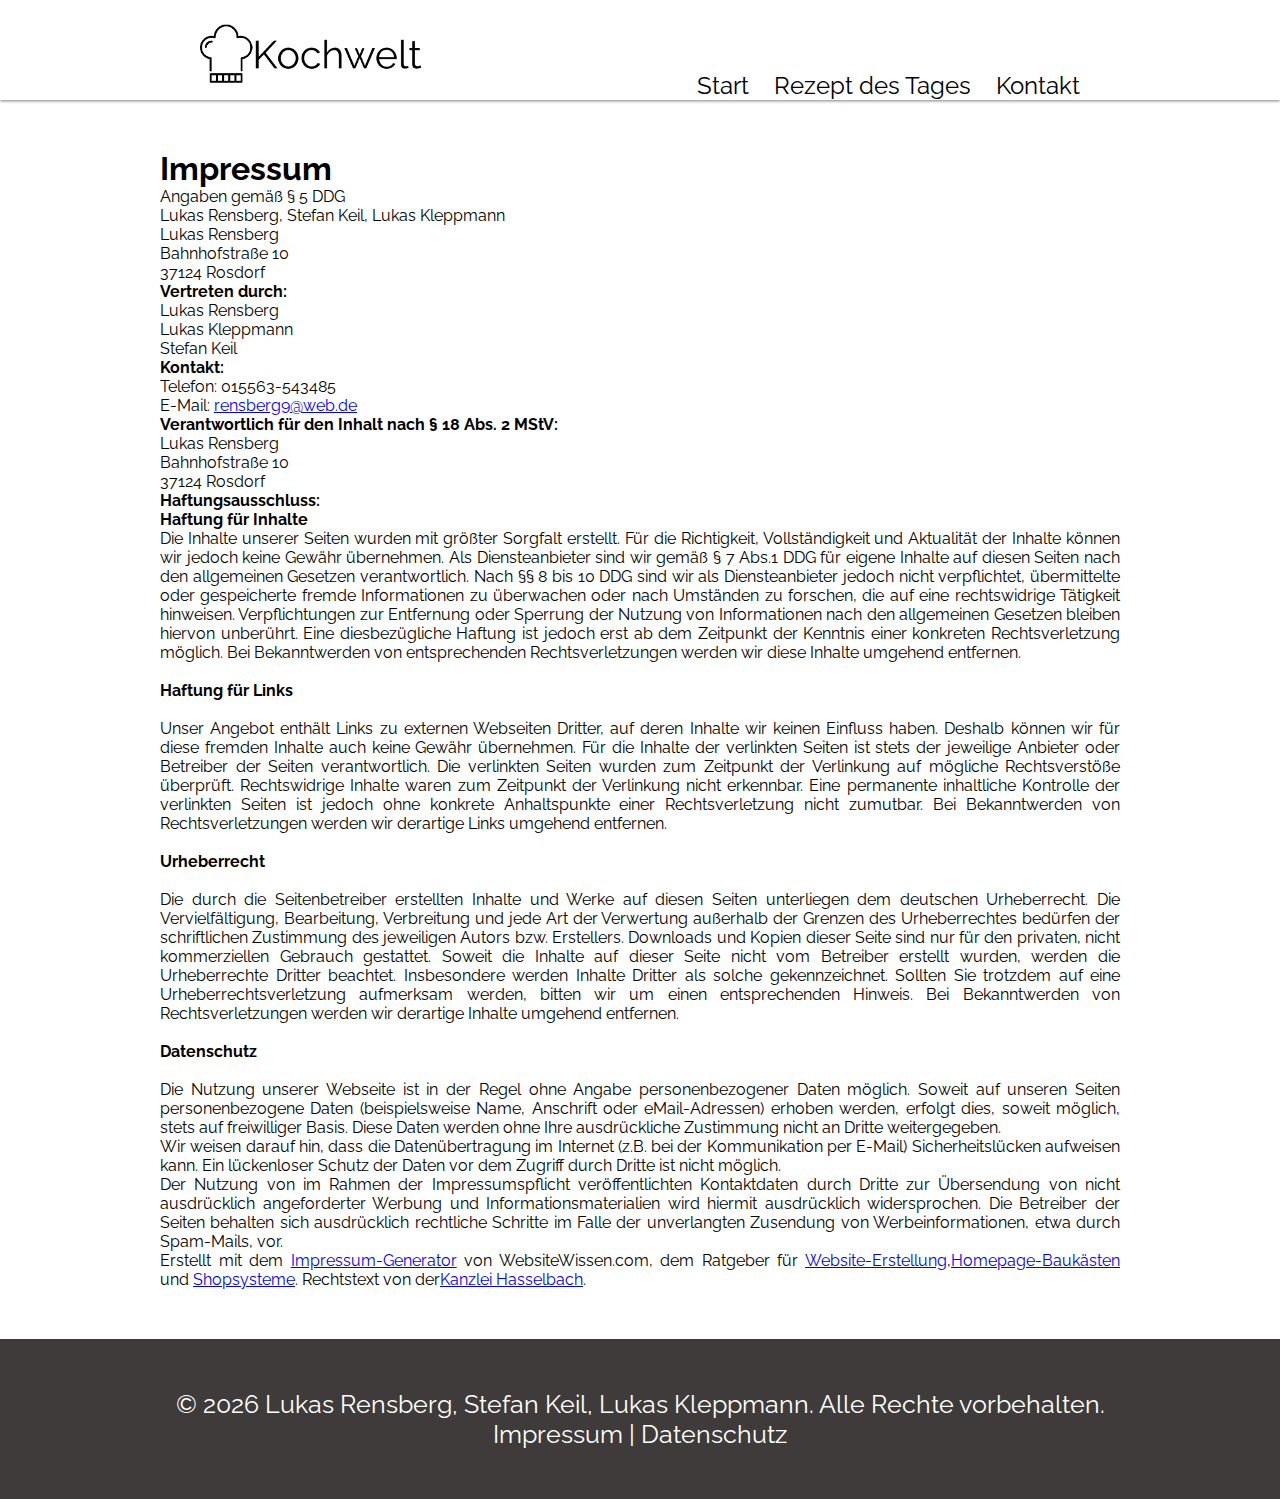
<file: impressum/index.html>
<!DOCTYPE html>
<html lang="en">
  <head>
    <meta charset="UTF-8" />
    <meta name="viewport" content="width=device-width, initial-scale=1.0" />
    <title>Impressum - Kochwelt</title>
    <link rel="stylesheet" href="/assets/css/global.css" />
    <link rel="stylesheet" href="/assets/css/impressum.css" />
  </head>
  <body>
    <section class="section_nav">
      <header class="header">
        <a href="/index.html">
          <img
            class="header_img"
            src="/assets/img/logo.png"
            alt="Kochwelt logo"
          />
        </a>

        <nav class="nav hide_on_mobile">
          <a href="/index.html">Start</a>
          <a onclick="openRecipeOfTheDay()">Rezept des Tages</a>
          <a href="/kontakt/">Kontakt</a>
        </nav>

        <nav class="nav hide_on_desktop">
          <button onclick="toggleMobileNavigation()" class="burger-menu">
            <img
              src="/assets/img/icons/burger-menu.svg"
              alt="Mobile Navigation Menu öffnen"
            />
          </button>
        </nav>
      </header>

      <nav id="mobile-navigation" class="mobile-nav">
        <a href="/index.html">Start</a>
        <a onclick="openRecipeOfTheDay()">Rezept des Tages</a>
        <a href="/kontakt/">Kontakt</a>
      </nav>
    </section>
    <main>
      <h1>Impressum</h1>
      <p>Angaben gemäß § 5 DDG</p>
      <p>
        Lukas Rensberg, Stefan Keil, Lukas Kleppmann<br />
        Lukas Rensberg<br />
        Bahnhofstraße 10<br />
        37124 Rosdorf <br />
      </p>
      <p>
        <strong>Vertreten durch: </strong><br />
        Lukas Rensberg<br />
        Lukas Kleppmann<br />
        Stefan Keil<br />
      </p>
      <p>
        <strong>Kontakt:</strong> <br />
        Telefon: 015563-543485<br />
        E-Mail: <a href="mailto:rensberg9@web.de">rensberg9@web.de</a><br />
      </p>
      <p>
        <strong>Verantwortlich für den Inhalt nach § 18 Abs. 2 MStV:</strong
        ><br />
        Lukas Rensberg <br />
        Bahnhofstraße 10<br />
        37124 Rosdorf <br />
      </p>
      <p>
        <strong>Haftungsausschluss: </strong><br />
        <strong>Haftung für Inhalte</strong><br />
        Die Inhalte unserer Seiten wurden mit größter Sorgfalt erstellt. Für die
        Richtigkeit, Vollständigkeit und Aktualität der Inhalte können wir
        jedoch keine Gewähr übernehmen. Als Diensteanbieter sind wir gemäß § 7
        Abs.1 DDG für eigene Inhalte auf diesen Seiten nach den allgemeinen
        Gesetzen verantwortlich. Nach §§ 8 bis 10 DDG sind wir als
        Diensteanbieter jedoch nicht verpflichtet, übermittelte oder
        gespeicherte fremde Informationen zu überwachen oder nach Umständen zu
        forschen, die auf eine rechtswidrige Tätigkeit hinweisen.
        Verpflichtungen zur Entfernung oder Sperrung der Nutzung von
        Informationen nach den allgemeinen Gesetzen bleiben hiervon unberührt.
        Eine diesbezügliche Haftung ist jedoch erst ab dem Zeitpunkt der
        Kenntnis einer konkreten Rechtsverletzung möglich. Bei Bekanntwerden von
        entsprechenden Rechtsverletzungen werden wir diese Inhalte umgehend
        entfernen.<br /><br /><strong>Haftung für Links</strong><br /><br />
        Unser Angebot enthält Links zu externen Webseiten Dritter, auf deren
        Inhalte wir keinen Einfluss haben. Deshalb können wir für diese fremden
        Inhalte auch keine Gewähr übernehmen. Für die Inhalte der verlinkten
        Seiten ist stets der jeweilige Anbieter oder Betreiber der Seiten
        verantwortlich. Die verlinkten Seiten wurden zum Zeitpunkt der
        Verlinkung auf mögliche Rechtsverstöße überprüft. Rechtswidrige Inhalte
        waren zum Zeitpunkt der Verlinkung nicht erkennbar. Eine permanente
        inhaltliche Kontrolle der verlinkten Seiten ist jedoch ohne konkrete
        Anhaltspunkte einer Rechtsverletzung nicht zumutbar. Bei Bekanntwerden
        von Rechtsverletzungen werden wir derartige Links umgehend entfernen.<br /><br /><strong
          >Urheberrecht</strong
        ><br /><br />
        Die durch die Seitenbetreiber erstellten Inhalte und Werke auf diesen
        Seiten unterliegen dem deutschen Urheberrecht. Die Vervielfältigung,
        Bearbeitung, Verbreitung und jede Art der Verwertung außerhalb der
        Grenzen des Urheberrechtes bedürfen der schriftlichen Zustimmung des
        jeweiligen Autors bzw. Erstellers. Downloads und Kopien dieser Seite
        sind nur für den privaten, nicht kommerziellen Gebrauch gestattet.
        Soweit die Inhalte auf dieser Seite nicht vom Betreiber erstellt wurden,
        werden die Urheberrechte Dritter beachtet. Insbesondere werden Inhalte
        Dritter als solche gekennzeichnet. Sollten Sie trotzdem auf eine
        Urheberrechtsverletzung aufmerksam werden, bitten wir um einen
        entsprechenden Hinweis. Bei Bekanntwerden von Rechtsverletzungen werden
        wir derartige Inhalte umgehend entfernen.<br /><br /><strong
          >Datenschutz</strong
        ><br /><br />
        Die Nutzung unserer Webseite ist in der Regel ohne Angabe
        personenbezogener Daten möglich. Soweit auf unseren Seiten
        personenbezogene Daten (beispielsweise Name, Anschrift oder
        eMail-Adressen) erhoben werden, erfolgt dies, soweit möglich, stets auf
        freiwilliger Basis. Diese Daten werden ohne Ihre ausdrückliche
        Zustimmung nicht an Dritte weitergegeben. <br />
        Wir weisen darauf hin, dass die Datenübertragung im Internet (z.B. bei
        der Kommunikation per E-Mail) Sicherheitslücken aufweisen kann. Ein
        lückenloser Schutz der Daten vor dem Zugriff durch Dritte ist nicht
        möglich. <br />
        Der Nutzung von im Rahmen der Impressumspflicht veröffentlichten
        Kontaktdaten durch Dritte zur Übersendung von nicht ausdrücklich
        angeforderter Werbung und Informationsmaterialien wird hiermit
        ausdrücklich widersprochen. Die Betreiber der Seiten behalten sich
        ausdrücklich rechtliche Schritte im Falle der unverlangten Zusendung von
        Werbeinformationen, etwa durch Spam-Mails, vor.<br />
      </p>
      <p>
        Erstellt mit dem
        <a href="https://impressum-generator.de" rel="dofollow"
          >Impressum-Generator</a
        >
        von WebsiteWissen.com, dem Ratgeber für
        <a href="https://websitewissen.com/website-erstellen" rel="dofollow"
          >Website-Erstellung</a
        >,<a
          href="https://websitewissen.com/homepage-baukasten-vergleich"
          rel="dofollow"
          >Homepage-Baukästen</a
        >
        und
        <a href="https://websitewissen.com/shopsysteme-vergleich" rel="dofollow"
          >Shopsysteme</a
        >. Rechtstext von der<a
          href="https://www.kanzlei-hasselbach.de/"
          rel="dofollow"
          >Kanzlei Hasselbach</a
        >.
      </p>
    </main>
    <footer class="footer">
      <span
        >&copy; <span id="year"></span> Lukas Rensberg, Stefan Keil, Lukas
        Kleppmann. Alle Rechte vorbehalten.
      </span>
      <div class="link-container">
        <a href="/impressum/">Impressum</a> |
        <a href="/datenschutz/">Datenschutz</a>
      </div>
    </footer>
    <script src="/assets/js/global.js"></script>
  </body>
</html>
</file>
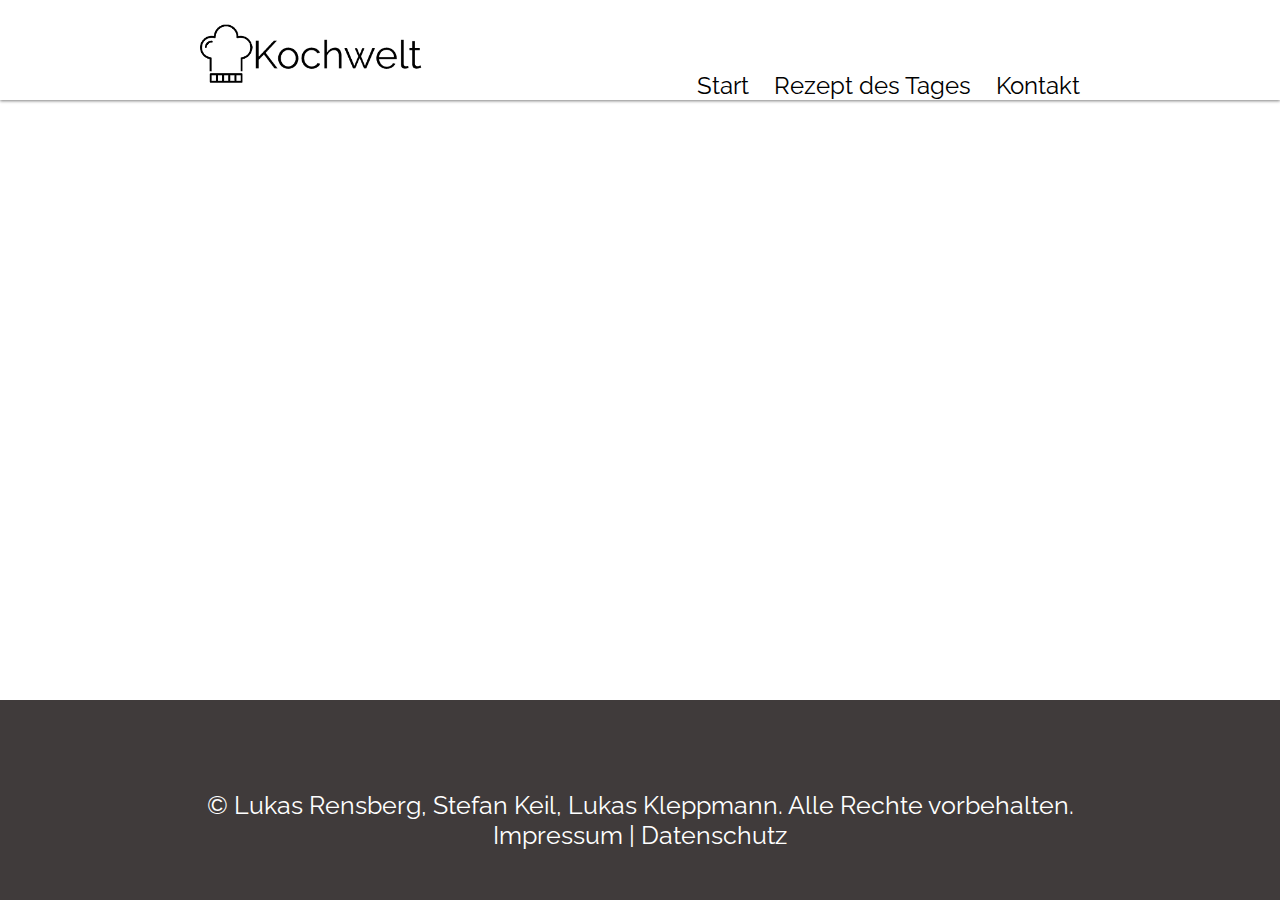
<file: kontakt/index.html>
<!DOCTYPE html>
<html lang="en">
  <head>
    <meta charset="UTF-8" />
    <meta name="viewport" content="width=device-width, initial-scale=1.0" />
    <title>Kontakt - Kochwelt</title>
    <link rel="stylesheet" href="/assets/css/global.css" />
  </head>
  <body>
    <section class="section_nav">
      <header class="header">
        <a href="/index.html">
          <img
            class="header_img"
            src="/assets/img/logo.png"
            alt="Kochwelt logo"
          />
        </a>

        <nav class="nav">
          <a href="/index.html">Start</a>
          <a href="/Menu-des-tages/">Rezept des Tages</a>
          <a href="/kontakt/">Kontakt</a>
        </nav>
      </header>
    </section>
    <main></main>
    <footer class="footer">
      <span
        >&copy; <span id="year"></span> Lukas Rensberg, Stefan Keil, Lukas
        Kleppmann. Alle Rechte vorbehalten.
      </span>
      <div class="link-container">
        <a href="/impressum/">Impressum</a> |
        <a href="/datenschutz/">Datenschutz</a>
      </div>
    </footer>
  </body>
</html>
</file>
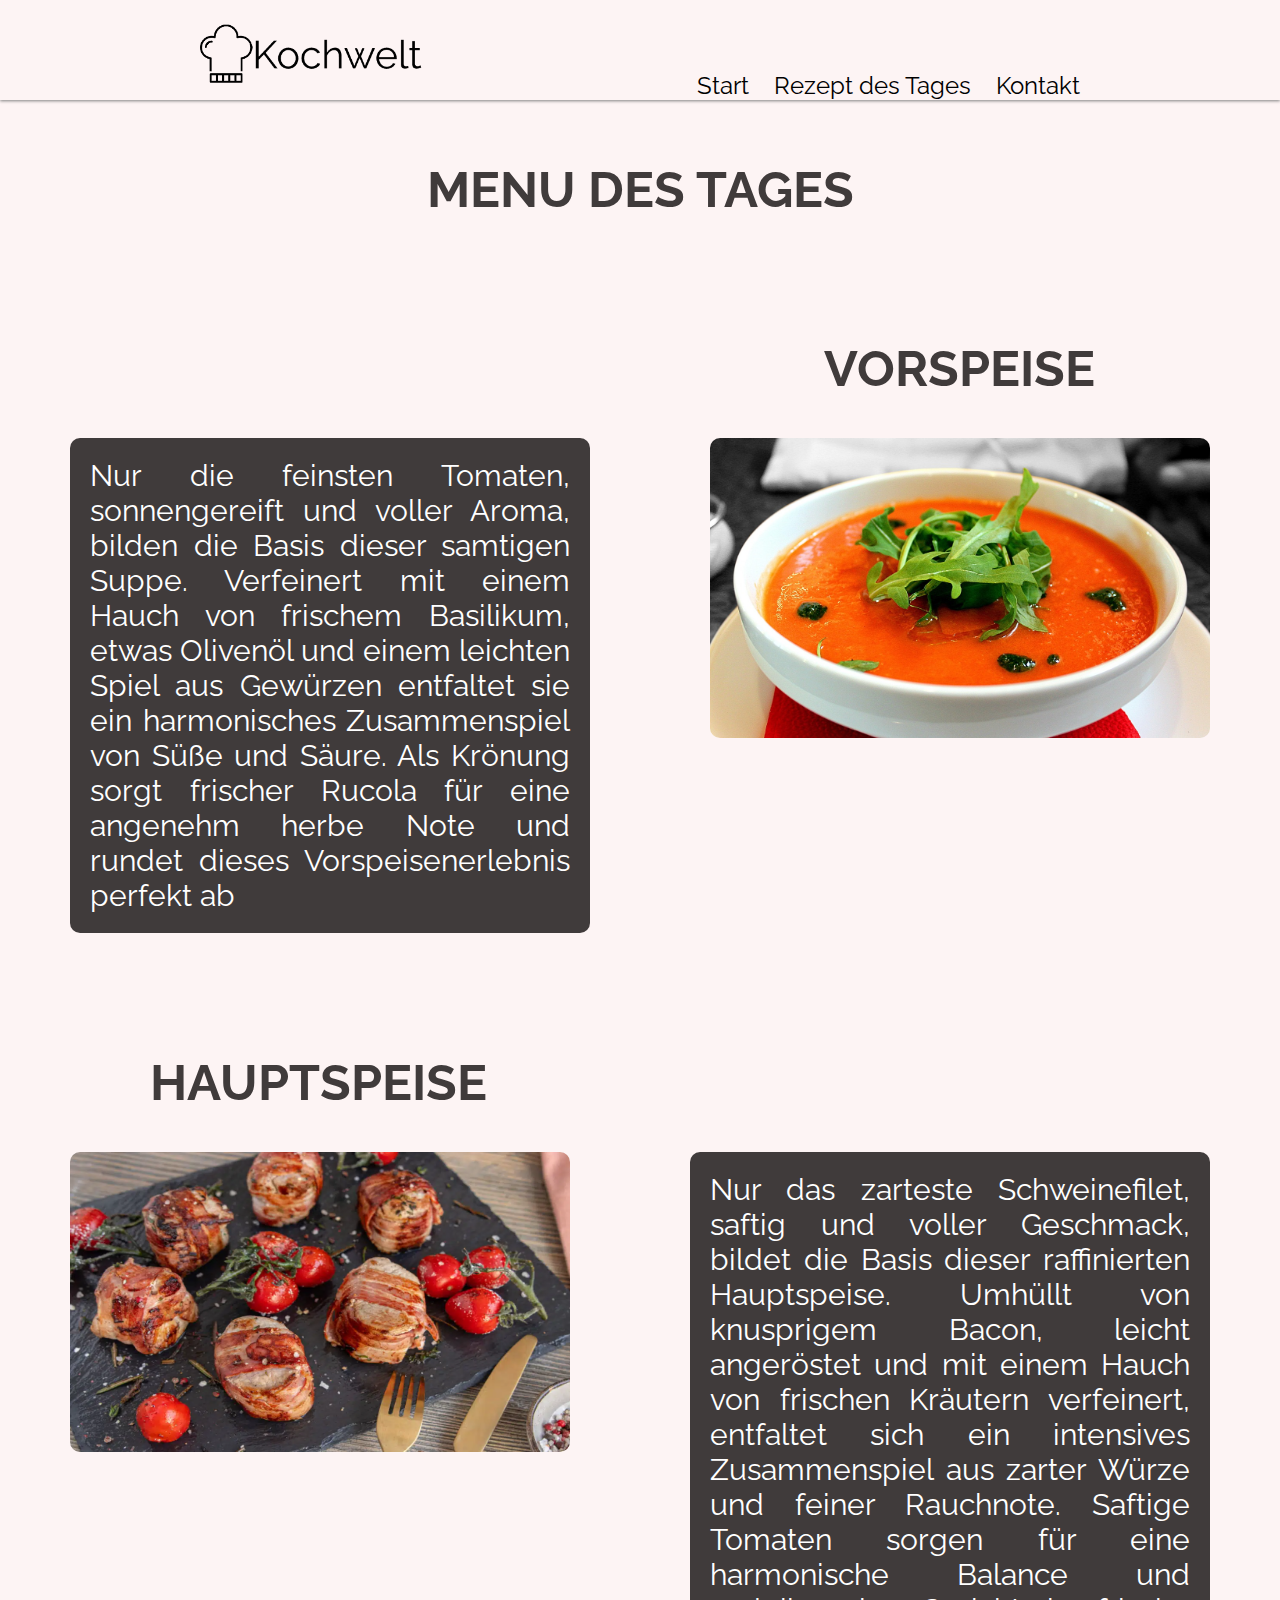
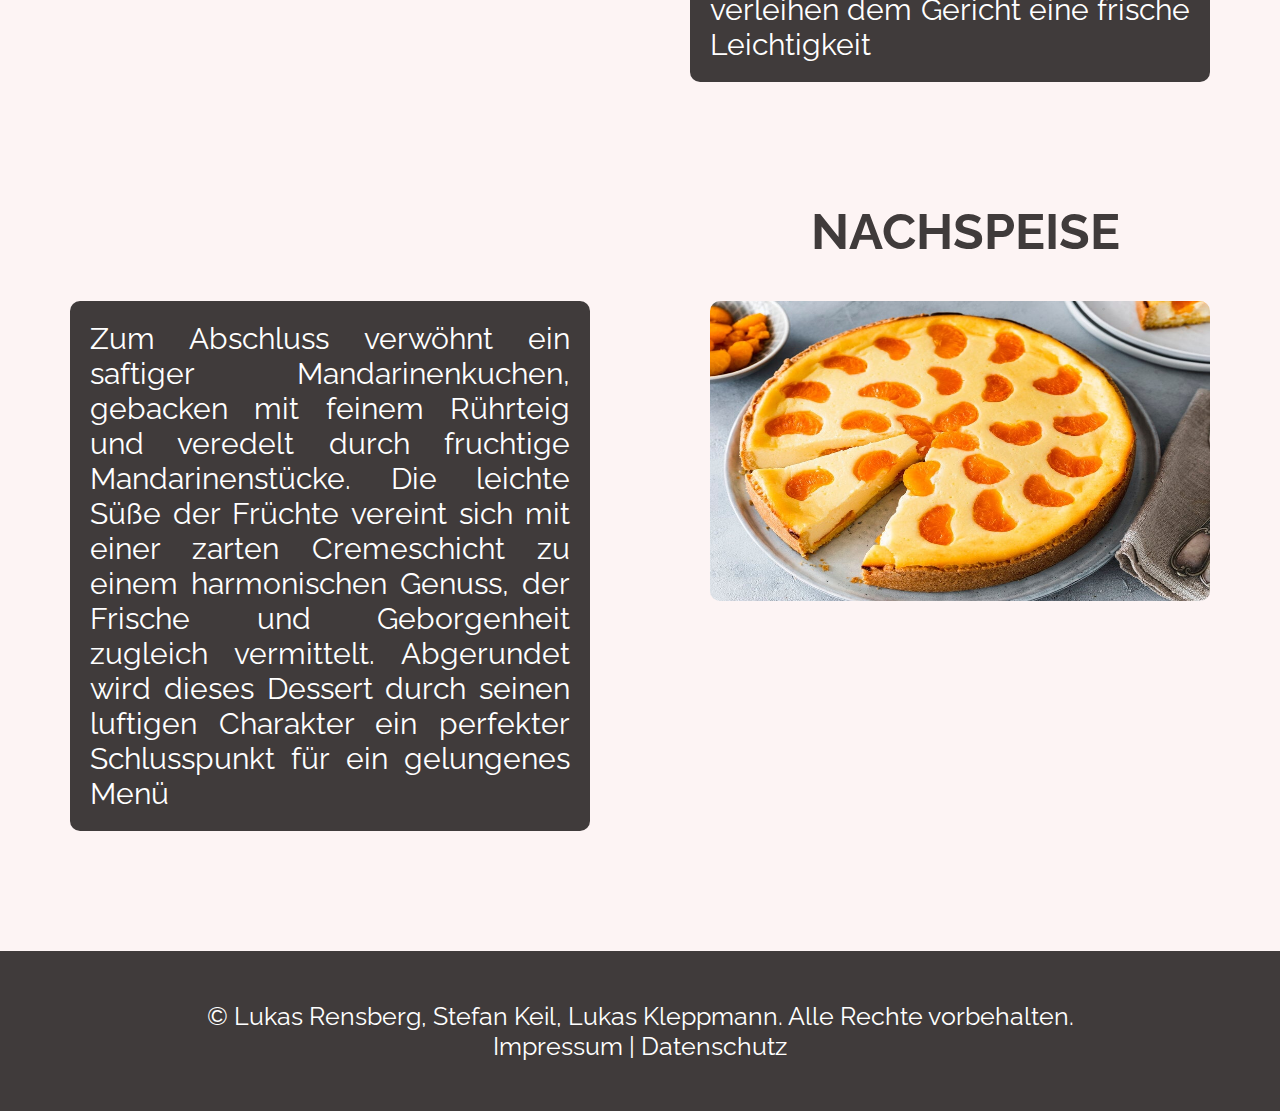
<file: Menu-des-tages/index.html>
<!DOCTYPE html>
<html lang="en">
  <head>
    <meta charset="UTF-8" />
    <meta name="viewport" content="width=device-width, initial-scale=1.0" />
    <title>Menu des Tages - Kochwelt</title>
    <link rel="stylesheet" href="/assets/css/global.css" />
    <link rel="stylesheet" href="/assets/css/menu_des_tages.css" />
  </head>
  <body>
    <section class="section_nav">
      <header class="header">
        <a href="/index.html">
          <img
            class="header_img"
            src="/assets/img/logo.png"
            alt="Kochwelt logo"
          />
        </a>

        <nav class="nav">
          <a href="/index.html">Start</a>
          <a href="/menu-des-tages/">Rezept des Tages</a>
          <a href="/kontakt/">Kontakt</a>
        </nav>
      </header>
    </section>
    <main>
      <section class="gang_container">
        <h2 class="h2">MENU DES TAGES</h2>
      </section>
      <h2 class="appetizer_headline">
        <a href="/rezept-kleppmann/">VORSPEISE</a>
      </h2>
      <div class="appetizer_img_container">
        <a href="/rezept-kleppmann/">
          <img
            class="recipe_img"
            src="/assets/img/tomato_soup.jpg"
            alt="Tomaten Suppe"
          />
        </a>
        <span class="appetizer_span"
          >Nur die feinsten Tomaten, sonnengereift und voller Aroma, bilden die
          Basis dieser samtigen Suppe. Verfeinert mit einem Hauch von frischem
          Basilikum, etwas Olivenöl und einem leichten Spiel aus Gewürzen
          entfaltet sie ein harmonisches Zusammenspiel von Süße und Säure. Als
          Krönung sorgt frischer Rucola für eine angenehm herbe Note und rundet
          dieses Vorspeisenerlebnis perfekt ab
        </span>
      </div>
      <h2 class="main_course_headline">
        <a href="/Rezept-Keil/">HAUPTSPEISE</a>
      </h2>
      <div class="main_course_container">
        <a href="/Rezept-Keil/">
          <img
            class="main_course_img"
            src="/assets/img/Schweinemedaillons1.png"
            alt="Schweinemedaillon"
          />
        </a>
        <span class="main_course_span"
          >Nur das zarteste Schweinefilet, saftig und voller Geschmack, bildet
          die Basis dieser raffinierten Hauptspeise. Umhüllt von knusprigem
          Bacon, leicht angeröstet und mit einem Hauch von frischen Kräutern
          verfeinert, entfaltet sich ein intensives Zusammenspiel aus zarter
          Würze und feiner Rauchnote. Saftige Tomaten sorgen für eine
          harmonische Balance und verleihen dem Gericht eine frische
          Leichtigkeit
        </span>
      </div>
      <h2 class="dessert_headline">
        <a href="/rezept-rensberg/">NACHSPEISE</a>
      </h2>
      <div class="appetizer_img_container">
        <a href="/rezept-rensberg/">
          <img
            class="recipe_img"
            src="/assets/img/mandarinen-kaesekuchen.jpg"
            alt="Tomaten Suppe"
          />
        </a>
        <span class="appetizer_span"
          >Zum Abschluss verwöhnt ein saftiger Mandarinenkuchen, gebacken mit
          feinem Rührteig und veredelt durch fruchtige Mandarinenstücke. Die
          leichte Süße der Früchte vereint sich mit einer zarten Cremeschicht zu
          einem harmonischen Genuss, der Frische und Geborgenheit zugleich
          vermittelt. Abgerundet wird dieses Dessert durch seinen luftigen
          Charakter ein perfekter Schlusspunkt für ein gelungenes Menü
        </span>
      </div>
    </main>
    <footer class="footer">
      <span
        >&copy; <span id="year"></span> Lukas Rensberg, Stefan Keil, Lukas
        Kleppmann. Alle Rechte vorbehalten.
      </span>
      <div class="link-container">
        <a href="/impressum/">Impressum</a> |
        <a href="/datenschutz/">Datenschutz</a>
      </div>
    </footer>
  </body>
</html>
</file>
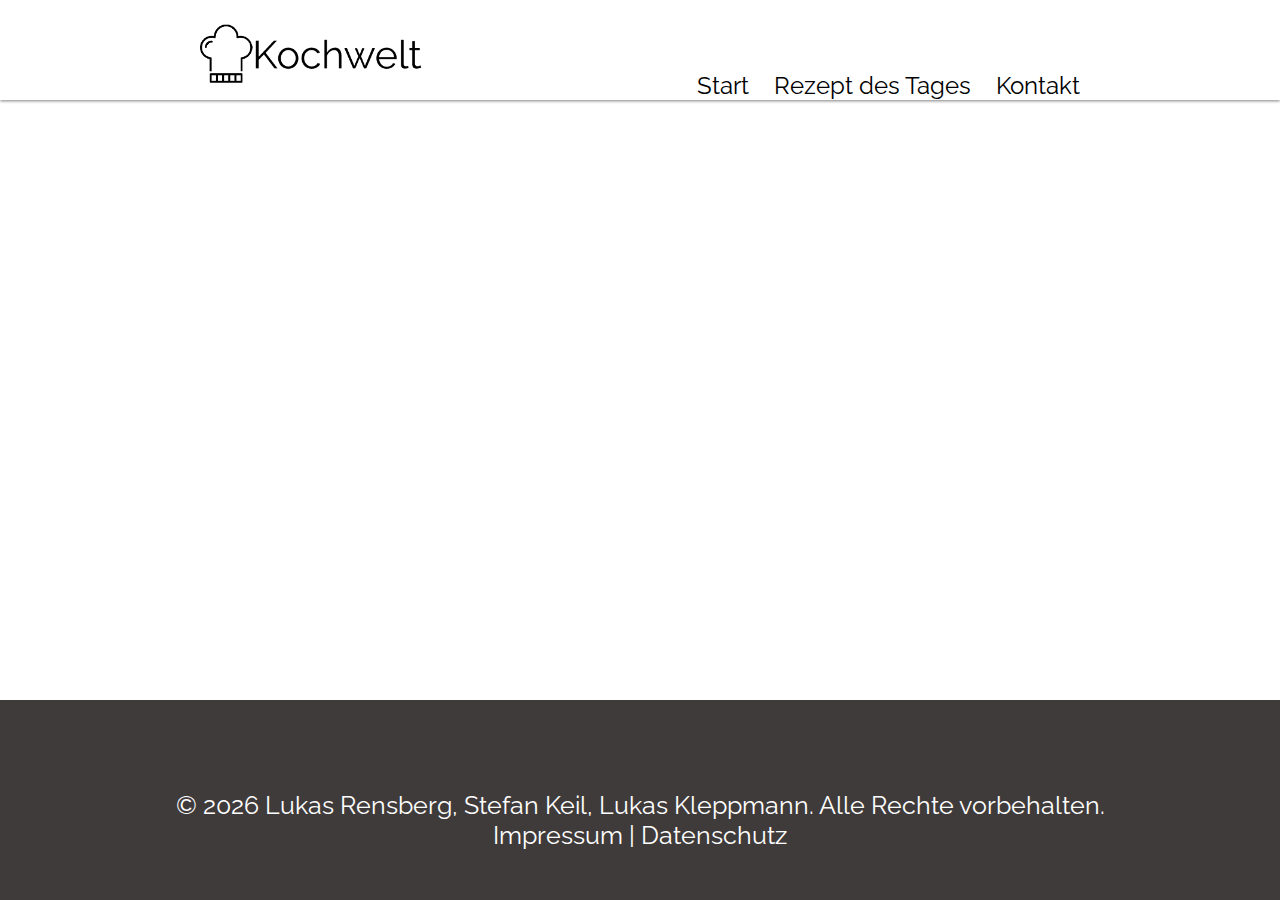
<file: Rezept-Keil/index.html>
<!DOCTYPE html>
<html lang="de">
  <head>
    <meta charset="UTF-8" />
    <meta name="viewport" content="width=device-width, initial-scale=1.0" />
    <title>Rezept Keil - Kochwelt</title>
    <link rel="stylesheet" href="/assets/css/global.css" />
  </head>
  <body>
    <section class="section_nav">
      <header class="header">
        <img
          class="header_img"
          src="/assets/img/logo.png"
          alt="Kochwelt logo"
        />

        <nav class="nav">
          <a href="/index.html">Start</a>
          <a href="/rezept-des-tages/">Rezept des Tages</a>
          <a href="/kontakt/">Kontakt</a>
        </nav>
      </header>
    </section>
    <main></main>

    <footer class="footer">
      <span
        >&copy; <span id="year"></span> Lukas Rensberg, Stefan Keil, Lukas
        Kleppmann. Alle Rechte vorbehalten.
      </span>
      <div class="link-container">
        <a href="/impressum/">Impressum</a> |
        <a href="/datenschutz/">Datenschutz</a>
      </div>
    </footer>
    <script src="/assets/js/global.js"></script>
  </body>
</html>
</file>
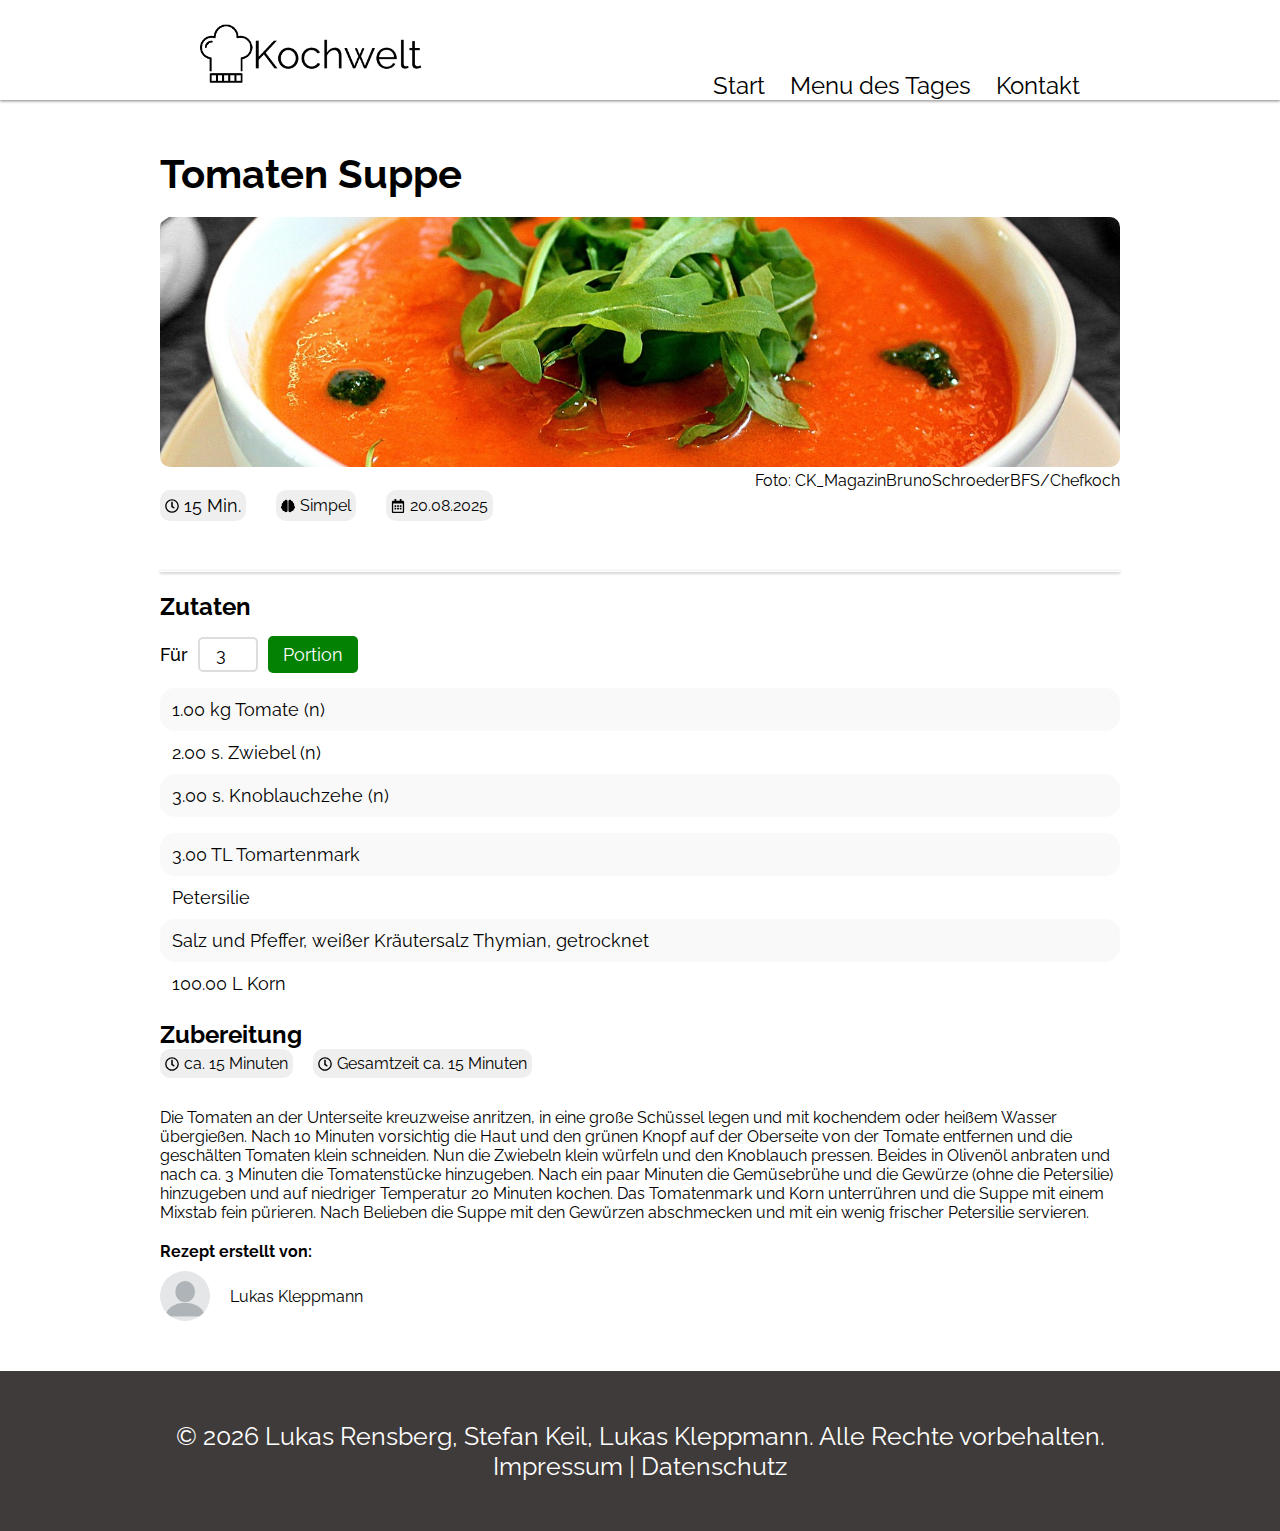
<file: rezept-kleppmann/index.html>
<!DOCTYPE html>
<html lang="en">
  <head>
    <meta charset="UTF-8" />
    <meta name="viewport" content="width=, initial-scale=1.0" />
    <title>Rezept Kleppmann - Kochwelt</title>
    <link rel="stylesheet" href="/assets/css/global.css" />
    <link rel="stylesheet" href="/assets/css/rezept_kleppmann.css" />
  </head>
  <body>
    <section class="section_nav">
      <header class="header">
        <a href="/index.html">
          <img
            class="header_img"
            src="/assets/img/logo.png"
            alt="Kochwelt logo"
          />
        </a>

        <nav class="nav">
          <a href="/index.html">Start</a>
          <a href="/menu-des-tages/">Menu des Tages</a>
          <a href="/kontakt/">Kontakt</a>
        </nav>
      </header>
    </section>
    <main class="main">
      <section>
        <h1>Tomaten Suppe</h1>
        <img
          class="recipe_img"
          src="/assets/img/tomato_soup.jpg"
          alt="tomato_soup"
        />
        <span class="photo_autor"
          >Foto: CK_MagazinBrunoSchroederBFS/Chefkoch</span
        >
      </section>
      <section class="small_symbols">
        <div class="clock_center">
          <img
            class="clock_img"
            src="/assets/img/icons/clock-regular.svg"
            alt="clock"
          />
          <span class="font-raleway">15 Min.</span>
        </div>
        <div class="clock_center">
          <img
            class="clock_img"
            src="/assets/img/icons/brain-solid.svg"
            alt="brain-solid"
          />
          <span>Simpel</span>
        </div>
        <div class="clock_center">
          <img
            class="clock_img"
            src="/assets/img/icons/calendar-alt-regular.svg"
            alt="calender"
          />
          <span clas="font-raleway">20.08.2025</span>
        </div>
      </section>
      <div class="stroked"></div>
      <section>
        <div class="recipe_ingredients">
          <h2>Zutaten</h2>
          <div class="recipe_portion_container">
            <span>Für</span>
            <input
              type="number"
              id="recipe_portion"
              value="3"
              min="1"
              max="20"
            />
            <button
              id="recipe_portion_button"
              onclick="generateTableWithCalculatedIngredientsCount()"
            >
              Portion
            </button>
          </div>
          <table></table>
        </div>
        <h2>Zubereitung</h2>
        <div class="clock_img_container">
          <div class="clock_center">
            <img
              class="clock_img"
              src="/assets/img/icons/clock-regular.svg"
              alt="Clock"
            />
            <span>ca. 15 Minuten</span>
          </div>
          <div class="clock_center">
            <img
              class="clock_img"
              src="/assets/img/icons/clock-regular.svg"
              alt="Clock"
            />
            <span>Gesamtzeit ca. 15 Minuten</span>
          </div>
        </div>
        <p class="p_padding">
          Die Tomaten an der Unterseite kreuzweise anritzen, in eine große
          Schüssel legen und mit kochendem oder heißem Wasser übergießen. Nach
          10 Minuten vorsichtig die Haut und den grünen Knopf auf der Oberseite
          von der Tomate entfernen und die geschälten Tomaten klein schneiden.
          Nun die Zwiebeln klein würfeln und den Knoblauch pressen. Beides in
          Olivenöl anbraten und nach ca. 3 Minuten die Tomatenstücke hinzugeben.
          Nach ein paar Minuten die Gemüsebrühe und die Gewürze (ohne die
          Petersilie) hinzugeben und auf niedriger Temperatur 20 Minuten kochen.
          Das Tomatenmark und Korn unterrühren und die Suppe mit einem Mixstab
          fein pürieren. Nach Belieben die Suppe mit den Gewürzen abschmecken
          und mit ein wenig frischer Petersilie servieren.
        </p>
        <h3>Rezept erstellt von:</h3>
        <div class="erstellt_container">
          <img
            class="profile_img"
            src="/assets/img/profile.png"
            alt="profile"
          />
          <span class="name">Lukas Kleppmann</span>
        </div>
      </section>
    </main>
    <footer class="footer">
      <span
        >&copy; <span id="year"></span> Lukas Rensberg, Stefan Keil, Lukas
        Kleppmann. Alle Rechte vorbehalten.
      </span>
      <div class="link-container">
        <a href="/impressum/">Impressum</a> |
        <a href="/datenschutz/">Datenschutz</a>
      </div>
    </footer>
    <script src="/assets/js/global.js"></script>
    <script src="/assets/js/rezept_kleppmann.js"></script>
  </body>
</html>
</file>
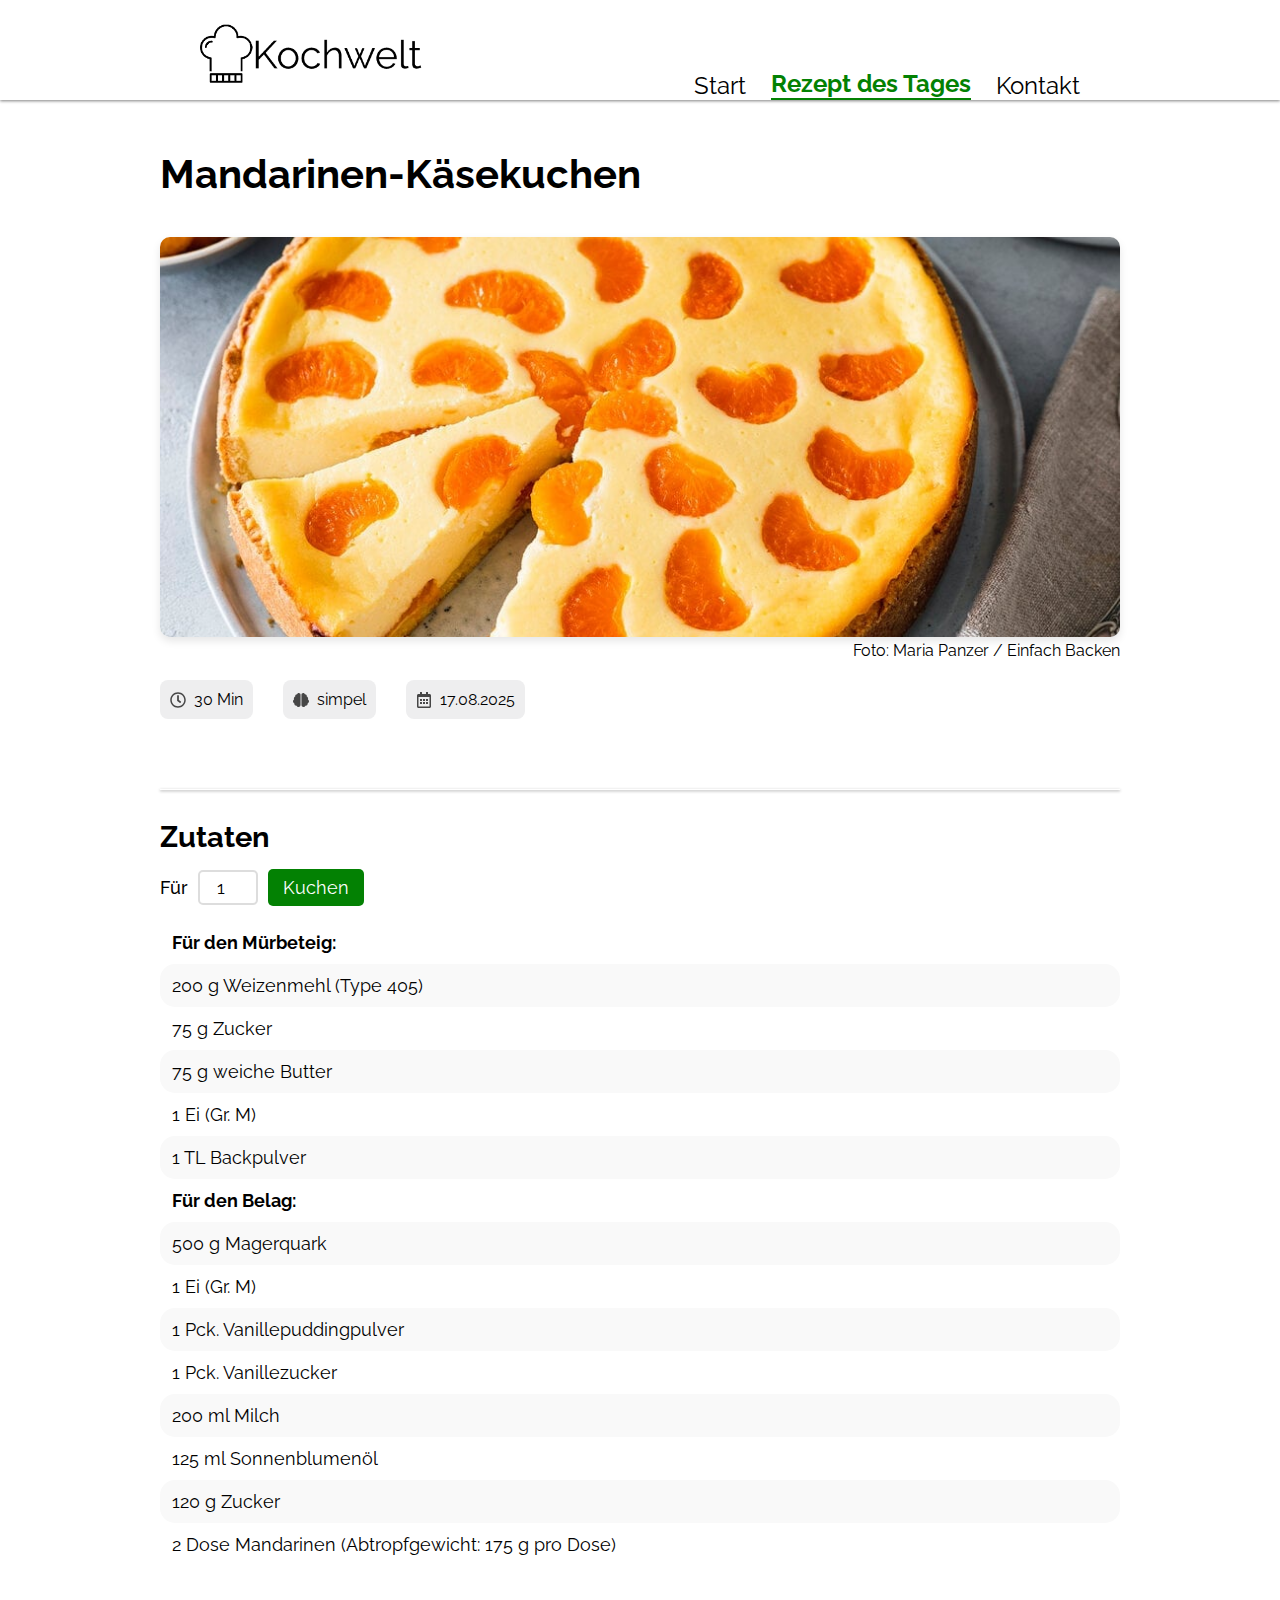
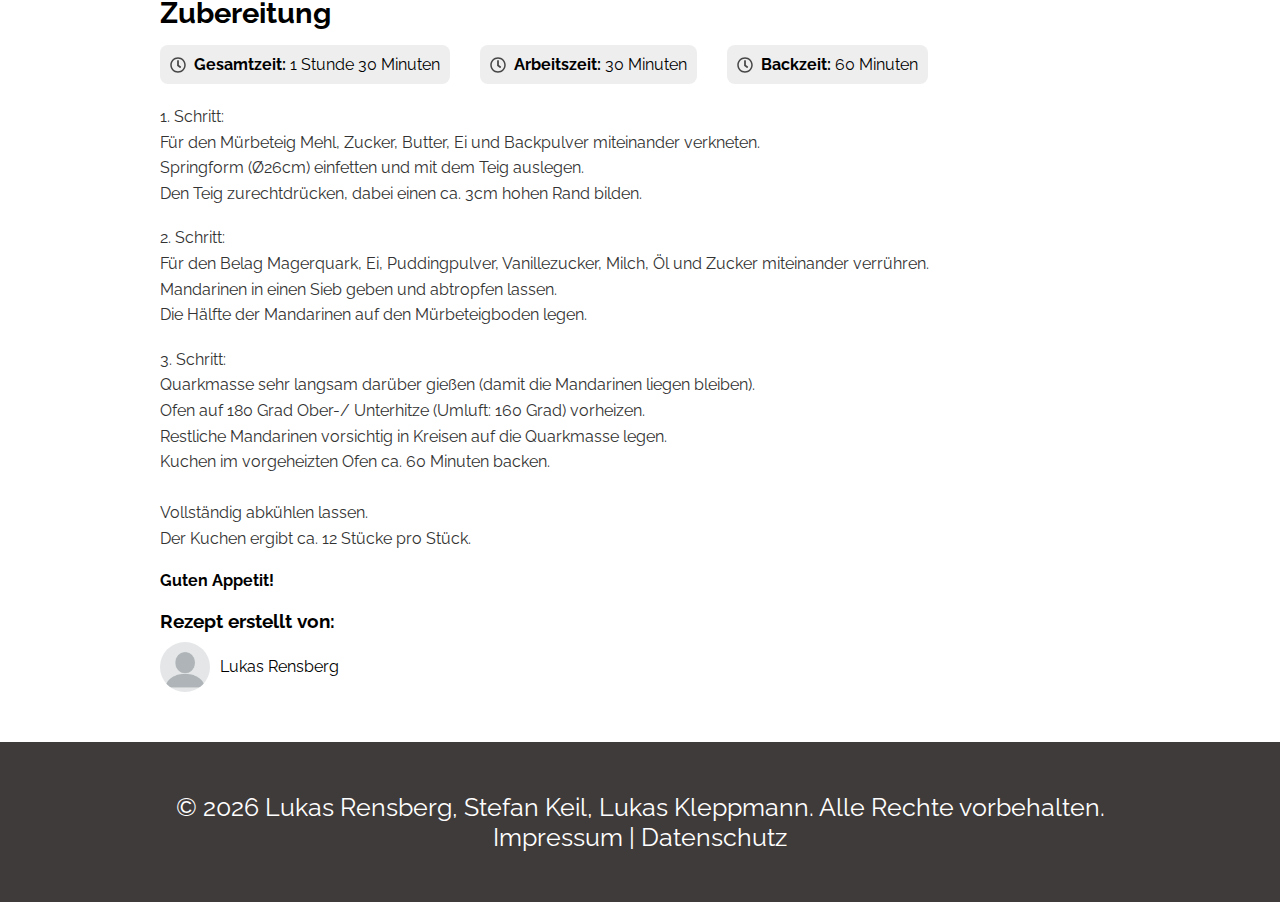
<file: rezept-rensberg/index.html>
<!DOCTYPE html>
<html lang="de">
  <head>
    <meta charset="UTF-8" />
    <meta name="viewport" content="width=device-width, initial-scale=1.0" />
    <title>Rezept Rensberg - Kochwelt</title>
    <link rel="stylesheet" href="/assets/css/global.css" />
    <link rel="stylesheet" href="/assets/css/rezept_rensberg.css" />
    <link rel="stylesheet" href="/assets/img/logo_small.png" />
  </head>
  <body>
    <section class="section_nav">
      <header class="header">
        <a href="/index.html">
          <img
            class="header_img"
            src="/assets/img/logo.png"
            alt="Kochwelt logo"
          />
        </a>

        <nav class="nav hide_on_mobile">
          <a href="/index.html">Start</a>
          <a class="active_page" onclick="openRecipeOfTheDay()">
            Rezept des Tages
          </a>
          <a href="/kontakt/">Kontakt</a>
        </nav>

        <nav class="nav hide_on_desktop">
          <button onclick="toggleMobileNavigation()" class="burger-menu">
            <img
              src="/assets/img/icons/burger-menu.svg"
              alt="Mobile Navigation Menu öffnen"
            />
          </button>
        </nav>
      </header>

      <nav id="mobile-navigation" class="mobile-nav">
        <a href="/index.html">Start</a>
        <a class="active_page" onclick="openRecipeOfTheDay()">
          Rezept des Tages
        </a>
        <a href="/kontakt/">Kontakt</a>
      </nav>
    </section>

    <main class="main">
      <div class="hero_container">
        <h1>Mandarinen-Käsekuchen</h1>
        <div class="recipe_img_container">
          <img
            class="recipe_img"
            src="/assets/img/mandarinen-kaesekuchen.jpg"
            alt="Bild von Mandarinen-Käsekuchen"
          />
          <p>Foto: Maria Panzer / Einfach Backen</p>
        </div>
        <div class="recipe_meta">
          <div class="meta_item">
            <img
              src="/assets/img/icons/clock-regular.svg"
              alt="Zeit"
              class="meta_icon"
            />
            <span>30 Min</span>
          </div>
          <div class="meta_item">
            <img
              src="/assets/img/icons/brain-solid.svg"
              alt="Schwierigkeit"
              class="meta_icon"
            />
            <span>simpel</span>
          </div>
          <div class="meta_item">
            <img
              src="/assets/img/icons/calendar-alt-regular.svg"
              alt="Datum"
              class="meta_icon"
            />
            <span>17.08.2025</span>
          </div>
        </div>
      </div>
      <div class="stroked"></div>
      <div class="recipe_ingredients">
        <h2>Zutaten</h2>
        <div class="recipe_portion_container">
          <span>Für</span>
          <input type="number" id="recipe_portion" value="1" min="1" max="20" />
          <button
            id="recipe_portion_button"
            onclick="generateTableWithCalculatedIngredientsCount()"
          >
            Kuchen
          </button>
        </div>
        <table></table>
        <h2>Zubereitung</h2>

        <div class="recipe_meta">
          <div class="meta_item">
            <img
              src="/assets/img/icons/clock-regular.svg"
              alt="Gesamtzeit"
              class="meta_icon"
            />
            <span><strong>Gesamtzeit:</strong> 1 Stunde 30 Minuten</span>
          </div>
          <div class="meta_item">
            <img
              src="/assets/img/icons/clock-regular.svg"
              alt="Arbeitszeit"
              class="meta_icon"
            />
            <span><strong>Arbeitszeit:</strong> 30 Minuten</span>
          </div>
          <div class="meta_item">
            <img
              src="/assets/img/icons/clock-regular.svg"
              alt="Backzeit"
              class="meta_icon"
            />
            <span><strong>Backzeit:</strong> 60 Minuten</span>
          </div>
        </div>
        <p>
          1. Schritt: <br />Für den Mürbeteig Mehl, Zucker, Butter, Ei und
          Backpulver miteinander verkneten. <br />
          Springform (Ø26cm) einfetten und mit dem Teig auslegen. <br />
          Den Teig zurechtdrücken, dabei einen ca. 3cm hohen Rand bilden.
        </p>
        <br />
        <p>
          2. Schritt: <br />Für den Belag Magerquark, Ei, Puddingpulver,
          Vanillezucker, Milch, Öl und Zucker miteinander verrühren. <br />
          Mandarinen in einen Sieb geben und abtropfen lassen. <br />
          Die Hälfte der Mandarinen auf den Mürbeteigboden legen.
        </p>
        <br />
        <p>
          3. Schritt: <br />Quarkmasse sehr langsam darüber gießen (damit die
          Mandarinen liegen bleiben). <br />Ofen auf 180 Grad Ober-/ Unterhitze
          (Umluft: 160 Grad) vorheizen. <br />Restliche Mandarinen vorsichtig in
          Kreisen auf die Quarkmasse legen. <br />Kuchen im vorgeheizten Ofen
          ca. 60 Minuten backen. <br /><br />Vollständig abkühlen lassen.
          <br />Der Kuchen ergibt ca. 12 Stücke pro Stück.
        </p>
        <br />
        <h4>Guten Appetit!</h4>

        <div class="recipe_author">
          <h3>Rezept erstellt von:</h3>
          <div class="recipe_author_container">
            <img
              src="/assets/img/profile.png"
              alt="Autor"
              class="recipe_author_img"
            />
            <span>Lukas Rensberg</span>
          </div>
        </div>
      </div>
    </main>

    <footer class="footer">
      <span
        >&copy; <span id="year"></span> Lukas Rensberg, Stefan Keil, Lukas
        Kleppmann. Alle Rechte vorbehalten.
      </span>
      <div class="link-container">
        <a href="/impressum/">Impressum</a> |
        <a href="/datenschutz/">Datenschutz</a>
      </div>
    </footer>
    <script src="/assets/js/global.js"></script>
    <script src="/assets/js/rezept_rensberg.js"></script>
  </body>
</html>
</file>
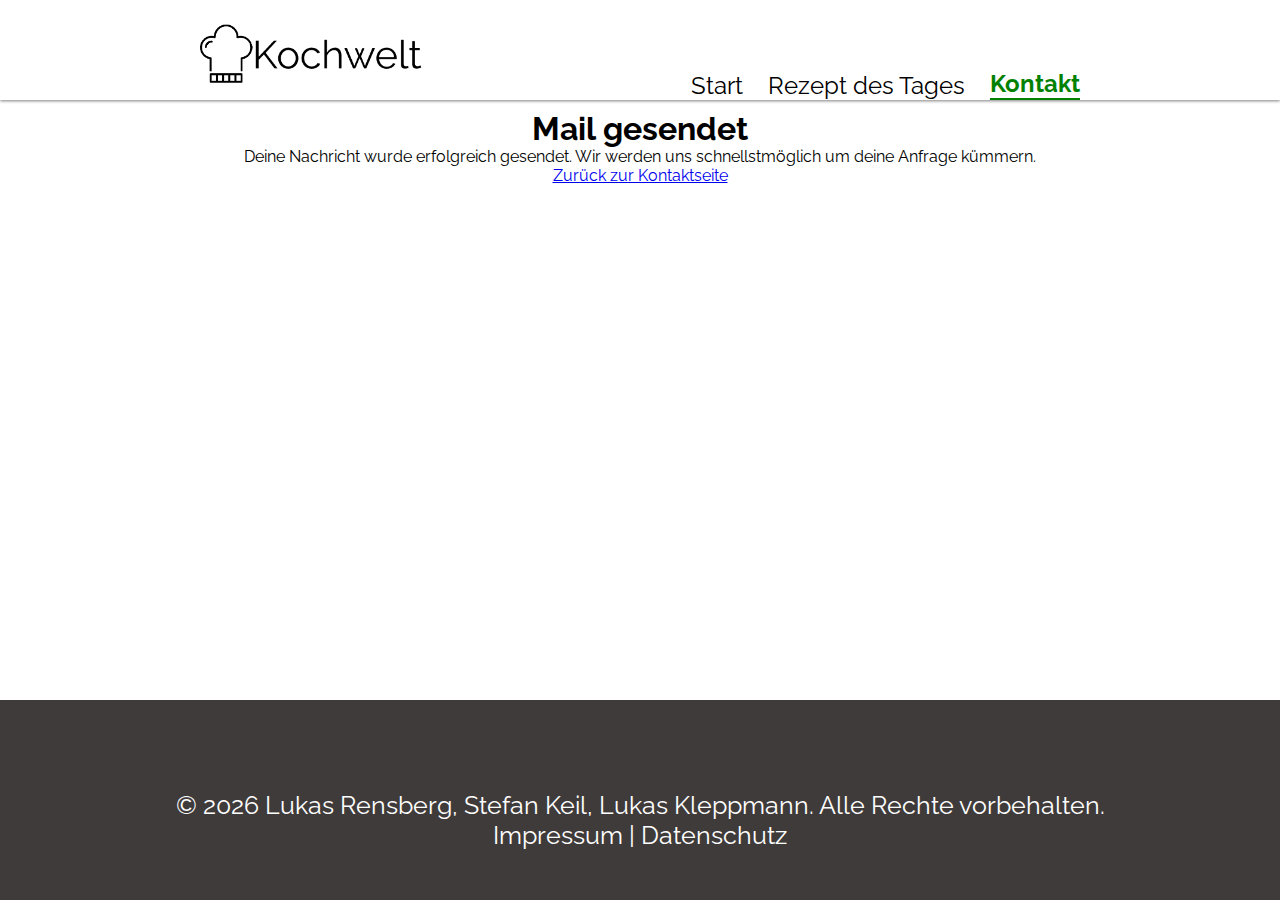
<file: kontakt/send_mail.html>
<!DOCTYPE html>
<html lang="en">
  <head>
    <meta charset="UTF-8" />
    <meta name="viewport" content="width=device-width, initial-scale=1.0" />
    <title>Kontakt - Kochwelt</title>
    <link rel="stylesheet" href="/assets/css/global.css" />
    <link rel="stylesheet" href="/assets/css/contact.css" />
    <link
      rel="shortcut icon"
      href="/assets/img/logo_small.png"
      type="image/x-icon"
    />
  </head>
  <body>
    <section class="section_nav">
      <header class="header">
        <a href="/index.html">
          <img
            class="header_img"
            src="/assets/img/logo.png"
            alt="Kochwelt logo"
          />
        </a>

        <nav class="nav hide_on_mobile">
          <a href="/index.html">Start</a>
          <a onclick="openRecipeOfTheDay()">Rezept des Tages</a>
          <a class="active_page" href="/kontakt/">Kontakt</a>
        </nav>

        <nav class="nav hide_on_desktop">
          <button onclick="toggleMobileNavigation()" class="burger-menu">
            <img
              src="/assets/img/icons/burger-menu.svg"
              alt="Mobile Navigation Menu öffnen"
            />
          </button>
        </nav>
      </header>

      <nav id="mobile-navigation" class="mobile-nav">
        <a href="/index.html">Start</a>
        <a onclick="openRecipeOfTheDay()">Rezept des Tages</a>
        <a class="active_page" href="/kontakt/">Kontakt</a>
      </nav>
    </section>
    <main class="main_sent_mail">
      <div class="mail_sent_container">
        <h1>Mail gesendet</h1>
        <p>
          Deine Nachricht wurde erfolgreich gesendet. Wir werden uns
          schnellstmöglich um deine Anfrage kümmern.
        </p>
        <a href="/kontakt/">Zurück zur Kontaktseite</a>
      </div>
    </main>
    <footer class="footer">
      <span
        >&copy; <span id="year"></span> Lukas Rensberg, Stefan Keil, Lukas
        Kleppmann. Alle Rechte vorbehalten.
      </span>
      <div class="link-container">
        <a href="/impressum/">Impressum</a> |
        <a href="/datenschutz/">Datenschutz</a>
      </div>
    </footer>
    <script src="/assets/js/global.js"></script>
  </body>
</html>
</file>
<file: assets/css/global.css>
:root {
  --main-color: #038103;
  --footer-color: #403b3b;
  --footer-text-color: #ffffff;
  --main-font: "raleway", sans-serif;
  --main-font-size: 18px;
  --headline-font-size: 2.5rem;
  --background-color: #ffffff;
  --text-color: #000000;
}

@font-face {
  font-family: raleway;
  src: url("/assets/fonts/Raleway-VariableFont_wght.ttf");
}

* {
  margin: 0;
  padding: 0;
  box-sizing: border-box;
}

html,
body {
  height: 100%;
  font-family: var(--main-font);
  align-items: center;
}

body {
  display: flex;
  flex-direction: column;
}

.section_nav {
  display: flex;
  box-shadow: 0px 1px 3px grey;
  width: 100%;
  justify-content: center;
}

.header_img {
  display: flex;
  padding-left: 200px;
  padding-top: 15px;
  height: 100px;
}

.header {
  display: flex;
  width: 100%;
  justify-content: space-between;
  padding-right: 200px;
  max-width: 1920px;
}

.burger-menu {
  background-color: transparent;
  border: none;
  width: 50px;
  height: 50px;
  cursor: pointer;
}

.nav {
  display: flex;
  gap: 25px;
  align-items: end;
}
nav a {
  text-decoration: none;
  font-family: raleway;
  font-size: 24px;
  color: black;
}

nav a.active_page {
  border-bottom: 2px solid var(--main-color);
  font-weight: bold;
  color: var(--main-color);
}

nav a:hover {
  cursor: pointer;
  color: var(--main-color);
  border-bottom: 2px solid var(--main-color);
  font-weight: bold;
}

.burger-menu {
  width: 30px;
  height: 30px;
}

.burger-menu img {
  width: 30px;
  height: 30px;
}

.hide_on_desktop {
  display: none;
}

.footer {
  background-color: var(--footer-color);
  height: 200px;
  display: flex;
  align-items: center;
  justify-content: flex-end;
  flex-direction: column;
  color: var(--footer-text-color);
  font-family: var(--main-font);
  padding: 50px 10px;
  width: 100%;
  margin-top: auto;
  font-size: 25px;
}

.footer a {
  text-decoration: none;
  color: var(--footer-text-color);
}

.footer a:hover {
  cursor: pointer;
  color: var(--main-color);
}

@media (max-width: 1060px) {
  .header {
    padding-right: 100px;
  }

  .header_img {
    padding-left: 100px;
  }
  .footer {
    font-size: 18px;
    text-align: center;
  }
}

@media (max-width: 850px) {
  .header {
    padding-right: 80px;
  }

  .header_img {
    padding-left: 80px;
  }
}

@media (max-width: 830px) {
  .header {
    padding-right: 24px;
  }

  .header_img {
    padding-left: 24px;
  }

  .nav {
    gap: 16px;
  }
}

@media (max-width: 670px) {
  .hide_on_mobile {
    display: none;
  }

  .hide_on_desktop {
    display: flex;
  }

  .nav {
    align-items: center;
  }

  .header_img {
    padding-left: 8px;
    padding-top: 0px;
    height: 80px;
  }
}

@media (max-width: 370px) {
  .header {
    padding-right: 8px;
  }
}

/* Mobile Navigation Styles */
.mobile-nav {
  display: none;
  position: fixed;
  top: 80px;
  left: 0;
  right: 0;
  background: var(--background-color);
  border-top: 1px solid #ddd;
  padding: 20px;
  flex-direction: column;
  gap: 20px;
  z-index: 1;
  box-shadow: 0 2px 10px rgba(0, 0, 0, 0.1);
}

.mobile-nav.active {
  display: flex;
}

.mobile-nav a {
  color: var(--text-color);
  text-decoration: none;
  font-size: 18px;
  font-weight: 600;
  padding: 15px 0;
  border-bottom: 1px solid #eee;
  text-align: center;
  transition: color 0.3s ease;
}

.mobile-nav a:hover,
.mobile-nav a.active_page {
  color: var(--main-color);
}

.mobile-nav a:last-child {
  border-bottom: none;
}

.burger-menu {
  background: none;
  border: none;
  cursor: pointer;
  transition: transform 0.3s ease;
}

.burger-menu:hover {
  transform: scale(1.1);
}

.burger-menu.active {
  transform: rotate(90deg);
}

@media (min-width: 651px) {
  .mobile-nav {
    display: none !important;
  }
}
</file>
<file: assets/css/impressum.css>
main {
    padding: 50px 160px;
    text-align: justify;
}
</file>
<file: assets/css/menu_des_tages.css>
body {
  background-color: #fdf4f4;
  width: 100%;
}
.gang_container {
  padding-top: 60px;
}
h2 {
  font-size: 50px;
  color: #403b3b;
}
.h2 {
  padding-bottom: 120px;
  display: flex;
  justify-content: center;
}

.appetizer_img_container {
  display: flex;
  flex-direction: row-reverse;
  justify-content: space-between;
  padding-bottom: 120px;
}
.appetizer_headline {
  display: flex;
  justify-content: flex-end;
  padding-bottom: 40px;
  margin-right: 185px;
}
.appetizer_headline a {
  text-decoration: none;
  color: #403b3b;
}
.appetizer_headline a:hover {
  color: var(--main-color);
}
.recipe_img {
  height: 300px;
  width: 500px;
  border-radius: 10px;
  display: flex;
  margin-right: 70px;
}
.appetizer_span {
  background-color: #403b3b;
  padding: 20px 20px;
  color: white;
  margin-left: 70px;
  border-radius: 10px;
  display: flex;
  font-size: 30px;
  text-align: justify;
  align-items: center;
  margin-right: 120px;
}
.main_course_headline {
  margin-left: 150px;
  padding-bottom: 40px;
}
.main_course_headline a {
  text-decoration: none;
  color: #403b3b;
}
.main_course_headline a:hover {
  color: var(--main-color);
}
.main_course_img {
  margin-left: 70px;
  height: 300px;
  width: 500px;
  border-radius: 10px;
}
.main_course_container {
  display: flex;
  justify-content: space-between;
  padding-bottom: 120px;
}
.main_course_span {
  background-color: #403b3b;
  padding: 20px 20px;
  color: white;
  margin-right: 70px;
  border-radius: 10px;
  font-size: 30px;
  text-align: justify;
  margin-left: 120px;
}
.dessert_headline {
  display: flex;
  justify-content: flex-end;
  padding-bottom: 40px;
  margin-right: 160px;
}
.dessert_headline a {
  text-decoration: none;
  color: #403b3b;
}
.dessert_headline a:hover {
  color: var(--main-color);
}
.findus {
  display: flex;
  justify-content: center;
  padding-bottom: 60px;
  flex-direction: column;
}
.findus img {
  width: 22px;
  height: 22px;
  display: flex;
  justify-content: center;
}
.findus_headline {
  display: flex;
  justify-content: center;
}
.findus_subheadline {
  display: flex;
  justify-content: center;
  font-size: 22px;
}
.iframe {
  width: 100%;
  height: 400px;
}

@media(max-width: 1601px) {
.appetizer_img_container {
  display: flex;
  flex-direction: row-reverse;
  justify-content: space-between;
  padding-bottom: 120px;
}
</file>
<file: assets/css/rezept_kleppmann.css>
body {
  font-family: var(--main-font);
}

.main {
  padding: 50px 160px;
  font-family: var(--main-font);
  flex: 1;
  width: 100%;
  align-items: center;
  justify-content: center;
  margin: 0;
  display: flex;
  flex-direction: column;
  max-width: 1920px;
}

.recipe_img {
  margin-top: 20px;
  height: 250px;
  width: 100%;
  object-fit: cover;
  border-radius: 10px;
}
.photo_autor {
  display: flex;
  justify-content: end;
}
h1 {
  font-size: var(--headline-font-size);
  font-family: var(--main-font);
}

.font-raleway {
  font-size: var(--main-font-size);
  font-family: var(--main-font);
}

section {
  width: 100%;
}

.small_symbols {
  display: flex;
  gap: 30px;
  width: 100%;
}
.clock_center {
  gap: 5px;
  padding: 5px;
  background-color: #efefef;
  border-radius: 10px;
  display: flex;
  justify-content: center;
  align-items: center;
}
.clock_img {
  width: 14px;
  height: 14px;
}
.stroked {
  margin-top: 50px;
  box-shadow: 0px 1px 3px grey;
  height: 1px;
  width: 100%;
  margin-bottom: 20px;
}
.p_padding {
  padding-top: 30px;
}
/* Portion calculator */
.recipe_portion_container {
  display: flex;
  align-items: center;
  gap: 10px;
  margin: 15px 0;
  font-family: var(--main-font);
}

.recipe_portion_container span {
  font-size: var(--main-font-size);
  font-weight: 500;
}

#recipe_portion {
  width: 60px;
  padding: 5px 8px;
  border: 2px solid #ddd;
  border-radius: 5px;
  font-family: var(--main-font);
  font-size: var(--main-font-size);
  text-align: center;
}

#recipe_portion:focus {
  outline: none;
  border-color: var(--main-color);
}

#recipe_portion_button {
  padding: 8px 15px;
  background-color: var(--main-color);
  color: white;
  border: none;
  border-radius: 5px;
  font-family: var(--main-font);
  font-size: var(--main-font-size);
  cursor: pointer;
  transition: background-color 0.3s ease;
}

#recipe_portion_button:hover {
  background-color: #026a02;
}

#recipe_portion_button:active {
  transform: translateY(1px);
}

/* Ingredients table */
.recipe_ingredients table {
  width: 100%;
  margin: 15px 0;
  border-collapse: collapse;
}

.recipe_ingredients table td {
  padding: 8px 12px;
  font-family: var(--main-font);
  font-size: var(--main-font-size);
  line-height: 1.5;
  border-radius: 15px;
}

.recipe_ingredients table tr:nth-child(odd) {
  background-color: #f9f9f9;
}

.recipe_ingredients table tr:last-child td {
  border-bottom: none;
}

.recipe_ingredients ul {
  margin-left: 20px;
  margin-bottom: 20px;
}

.recipe_ingredients li {
  margin-bottom: 8px;
  font-family: var(--main-font);
  line-height: 1.5;
}

.recipe_ingredients p {
  font-family: var(--main-font);
  line-height: 1.6;
  color: #333;
}
.clock_img_container {
  display: flex;
  gap: 20px;
}
h3 {
  font-family: var(--headline-font-size);
  font-size: var(--main-font);
  padding-top: 20px;
  padding-bottom: 10px;
}
.erstellt_container {
  display: flex;
  align-items: center;
  gap: 20px;
}
.profile_img {
  height: 50px;
  width: 50px;
  border-radius: 50px;
}
</file>
<file: assets/css/rezept_rensberg.css>
/* Main content container */
.main {
  padding: 50px 160px;
  font-family: var(--main-font);
  flex: 1;
  width: 100%;
  align-items: center;
  justify-content: center;
  margin: 0;
}

.hero_container {
  display: flex;
  flex-direction: column;
  gap: 20px;
}

/* Typography */
h1 {
  font-family: var(--main-font);
  font-size: 2.5rem;
  margin-bottom: 20px;
}

h2 {
  font-family: var(--main-font);
  font-size: 1.8rem;
  margin: 30px 0 15px 0;
}

/* Recipe image */
.recipe_img {
  height: 400px;
  width: 100%;
  object-fit: cover;
  border-radius: 10px;
  box-shadow: 0 4px 8px rgba(0, 0, 0, 0.1);
}

.recipe_img_container p {
  text-align: end;
}

/* Recipe metadata */
.recipe_meta {
  display: flex;
  gap: 30px;
  margin-bottom: 20px;
}

.meta_item {
  display: flex;
  align-items: center;
  gap: 8px;
  font-family: var(--main-font);
  color: #000000;
  padding: 10px;
  background-color: #eeeeef;
  border-radius: 8px;
}

.meta_icon {
  width: 16px;
  height: 16px;
  opacity: 0.7;
}

/* Portion calculator */
.recipe_portion_container {
  display: flex;
  align-items: center;
  gap: 10px;
  margin: 15px 0;
  font-family: var(--main-font);
}

.recipe_portion_container span {
  font-size: var(--main-font-size);
  font-weight: 500;
}

#recipe_portion {
  width: 60px;
  padding: 5px 8px;
  border: 2px solid #ddd;
  border-radius: 5px;
  font-family: var(--main-font);
  font-size: var(--main-font-size);
  text-align: center;
}

#recipe_portion:focus {
  outline: none;
  border-color: var(--main-color);
}

#recipe_portion_button {
  padding: 8px 15px;
  background-color: var(--main-color);
  color: white;
  border: none;
  border-radius: 5px;
  font-family: var(--main-font);
  font-size: var(--main-font-size);
  cursor: pointer;
  transition: background-color 0.3s ease;
}

#recipe_portion_button:hover {
  background-color: #026a02;
}

#recipe_portion_button:active {
  transform: translateY(1px);
}

/* Ingredients table */
.recipe_ingredients table {
  width: 100%;
  margin: 15px 0;
  border-collapse: collapse;
}

.recipe_ingredients table td {
  padding: 8px 12px;
  font-family: var(--main-font);
  font-size: var(--main-font-size);
  line-height: 1.5;
  border-radius: 15px;
}

.recipe_ingredients table th {
  text-align: left;
  padding: 8px 12px;
  font-family: var(--main-font);
  font-size: var(--main-font-size);
  line-height: 1.5;
  border-radius: 15px;
}

.recipe_ingredients table tr:nth-child(even) {
  background-color: #f9f9f9;
}

.recipe_ingredients table tr:last-child td {
  border-bottom: none;
}

.recipe_ingredients ul {
  margin-left: 20px;
  margin-bottom: 20px;
}

.recipe_ingredients li {
  margin-bottom: 8px;
  font-family: var(--main-font);
  line-height: 1.5;
}

.recipe_ingredients p {
  font-family: var(--main-font);
  line-height: 1.6;
  color: #333;
}

.recipe_author {
  display: flex;
  flex-direction: column;
  gap: 10px;
  justify-content: center;
  margin-top: 20px;
}

.recipe_author_container {
  display: flex;
  align-items: center;
}

.recipe_author_img {
  width: 50px;
  height: 50px;
  border-radius: 50%;
  margin-right: 10px;
}

.stroked {
  margin-top: 50px;
  box-shadow: 0px 1px 3px grey;
  height: 1px;
  margin-bottom: 20px;
}
</file>
<file: assets/css/contact.css>
.contact_form {
  height: 500px;
  width: 400px;
  padding: 12px;
  background-color: #dcdcdc;
  display: flex;
  flex-direction: column;
  position: absolute;
  top: 47%;
  left: 50%;
  transform: translate(-50%, -50%);
  border-radius: 16px;
  font-size: 12px;
  color: #606060;
}

.contact_form_input {
  width: auto;
  border-color: #dcdcdc;
  border-radius: 6px;
  height: 24px;
  padding: 10px;
  margin-bottom: 24px;
  border-width: 0px;
}

.form-text {
  font-size: 16px;
}

.contact_form_input_message {
  height: 240px;
  resize: none;
}

.contact_form_headline {
  margin-bottom: 32px;
  font-size: 16px;
  font-weight: 600;
  color: #232323;
}

.contact_form_input_submit {
  width: 120px;
  padding: 6px;
  padding-left: 14px;
  padding-right: 14px;
  border-radius: 4px;
  background-color: #018000;
  color: white;
  border: none;
  font-size: 10px;
  cursor: pointer;
  margin-left: auto;
  margin-right: auto;
}

.send_mail {
  margin-top: 160px;
}

.send_button {
  background: var(--main-color);
  height: 50px;
  border-radius: 10px;
  border: none;
  color: white;
}

.mail_sent_container {
  display: flex;
  flex-direction: column;
  align-items: center;
  justify-content: center;
  max-width: 1920px;
  width: 100%;
  padding: 10px;
}

.main_sent_mail {
  text-align: center;
}

@media (max-width: 410px) {
  .contact_form {
    width: 300px;
  }
}
</file>
